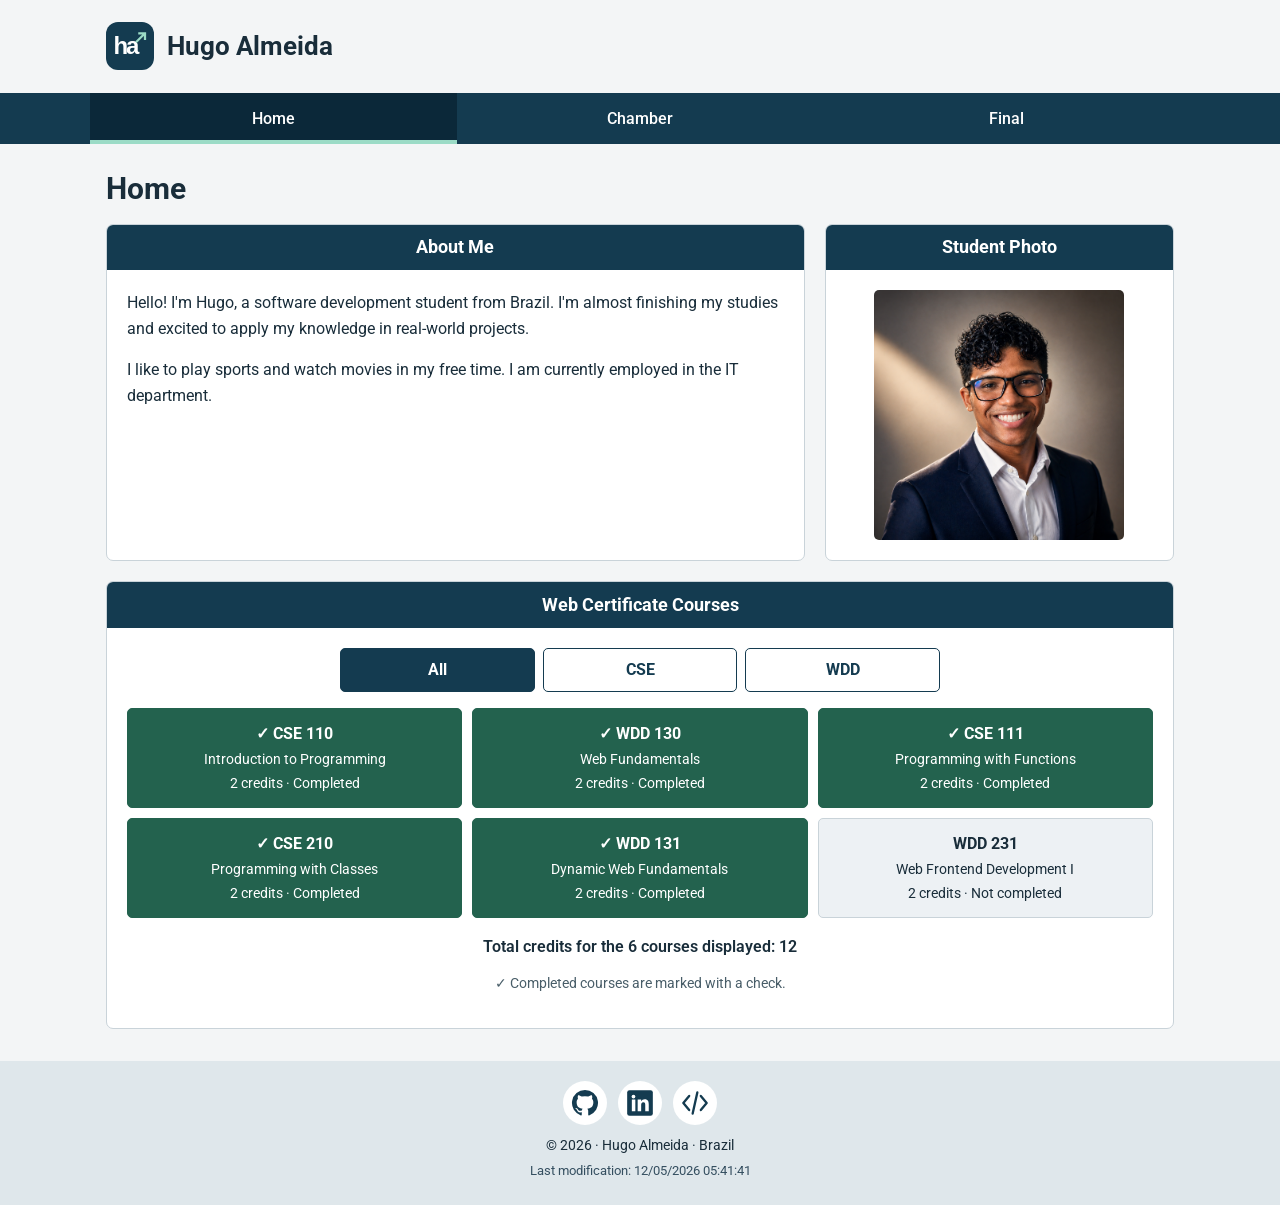
<file: index.html>
<!DOCTYPE html>
<html lang="en">
<head>
  <meta charset="UTF-8">
  <meta name="viewport" content="width=device-width, initial-scale=1.0">
  <title>Hugo Almeida | WDD 231 Home</title>
  <meta name="description" content="Hugo Almeida's WDD 231 home page: an introduction, web development projects, and Web and Computer Programming certificate courses.">
  <meta name="author" content="Hugo Almeida">
  <link rel="preconnect" href="https://fonts.googleapis.com">
  <link rel="preconnect" href="https://fonts.gstatic.com" crossorigin>
  <link href="https://fonts.googleapis.com/css2?family=Roboto:wght@400;500;600;700&display=swap" rel="stylesheet">
  <link rel="stylesheet" href="styles/small.css">
  <link rel="stylesheet" href="styles/larger.css">
  <link rel="icon" href="images/favicon.svg" type="image/svg+xml">
  <script src="scripts/navigation.js" defer></script>
  <script src="scripts/date.js" defer></script>
  <script src="scripts/course.js" defer></script>
</head>
<body>
  <a class="skip-link" href="#main">Skip to main content</a>
  <header class="site-header">
    <a class="brand" href="index.html" aria-label="Hugo Almeida home">
      <img src="images/logo.svg" alt="" width="48" height="48">
      <span>Hugo Almeida</span>
    </a>
    <button class="menu-toggle" type="button" aria-controls="primary-navigation" aria-expanded="false" aria-label="Open navigation">
      <span class="menu-icon" aria-hidden="true">☰</span>
    </button>
  </header>
  <nav id="primary-navigation" class="navigation" aria-label="Main navigation">
    <div class="nav-links">
      <a href="index.html" aria-current="page">Home</a>
      <a href="chamber/directory.html">Chamber</a>
      <a href="#">Final</a>
    </div>
  </nav>
  <main id="main">
    <h1>Home</h1>
    <div class="intro-grid">
      <section class="panel about">
        <h2>About Me</h2>
        <div class="panel-body">
          <p>Hello! I'm Hugo, a software development student from Brazil. I'm almost finishing my studies and excited to apply my knowledge in real-world projects.</p>
          <p>I like to play sports and watch movies in my free time. I am currently employed in the IT department.</p>
        </div>
      </section>
      <section class="panel photo-panel">
        <h2>Student Photo</h2>
        <div class="panel-body">
          <!-- Replace this illustration with your own optimized photo (125 kB maximum), then update the alt text. -->
          <img class="student-photo" src="images/hugo-profile.png" alt="Profile illustration; student photo to be added" width="320" height="320">
        </div>
      </section>
    </div>
    <section class="panel certificate">
      <h2>Web Certificate Courses</h2>
      <div class="panel-body">
        <div class="course-filters" role="group" aria-label="Filter certificate courses">
          <button type="button" data-filter="all" aria-pressed="true">All</button>
          <button type="button" data-filter="CSE" aria-pressed="false">CSE</button>
          <button type="button" data-filter="WDD" aria-pressed="false">WDD</button>
        </div>
        <div id="course-list" class="course-grid"></div>
        <p id="course-summary" class="course-summary" role="status" aria-live="polite" aria-atomic="true"></p>
        <p class="course-legend"><span aria-hidden="true">✓</span> Completed courses are marked with a check.</p>
        <noscript><p>Enable JavaScript to view and filter the certificate courses.</p></noscript>
      </div>
    </section>
  </main>
  <footer>
    <div class="social-links">
      <a href="https://github.com/hugolalmeida/wdd231" aria-label="Hugo Almeida's GitHub repository"><img src="images/github.svg" alt="" width="28" height="28"></a>
      <!-- Replace this URL with your personal LinkedIn profile. -->
      <a href="https://www.linkedin.com/" aria-label="LinkedIn"><img src="images/linkedin.svg" alt="" width="28" height="28"></a>
      <a href="https://www.linkedin.com/in/hugollalmeida/" aria-label="freeCodeCamp"><img src="images/code.svg" alt="" width="28" height="28"></a>
    </div>
    <p>© <span id="currentyear"></span> · Hugo Almeida · Brazil</p>
    <p id="lastModified"></p>
  </footer>
</body>
</html>
</file>
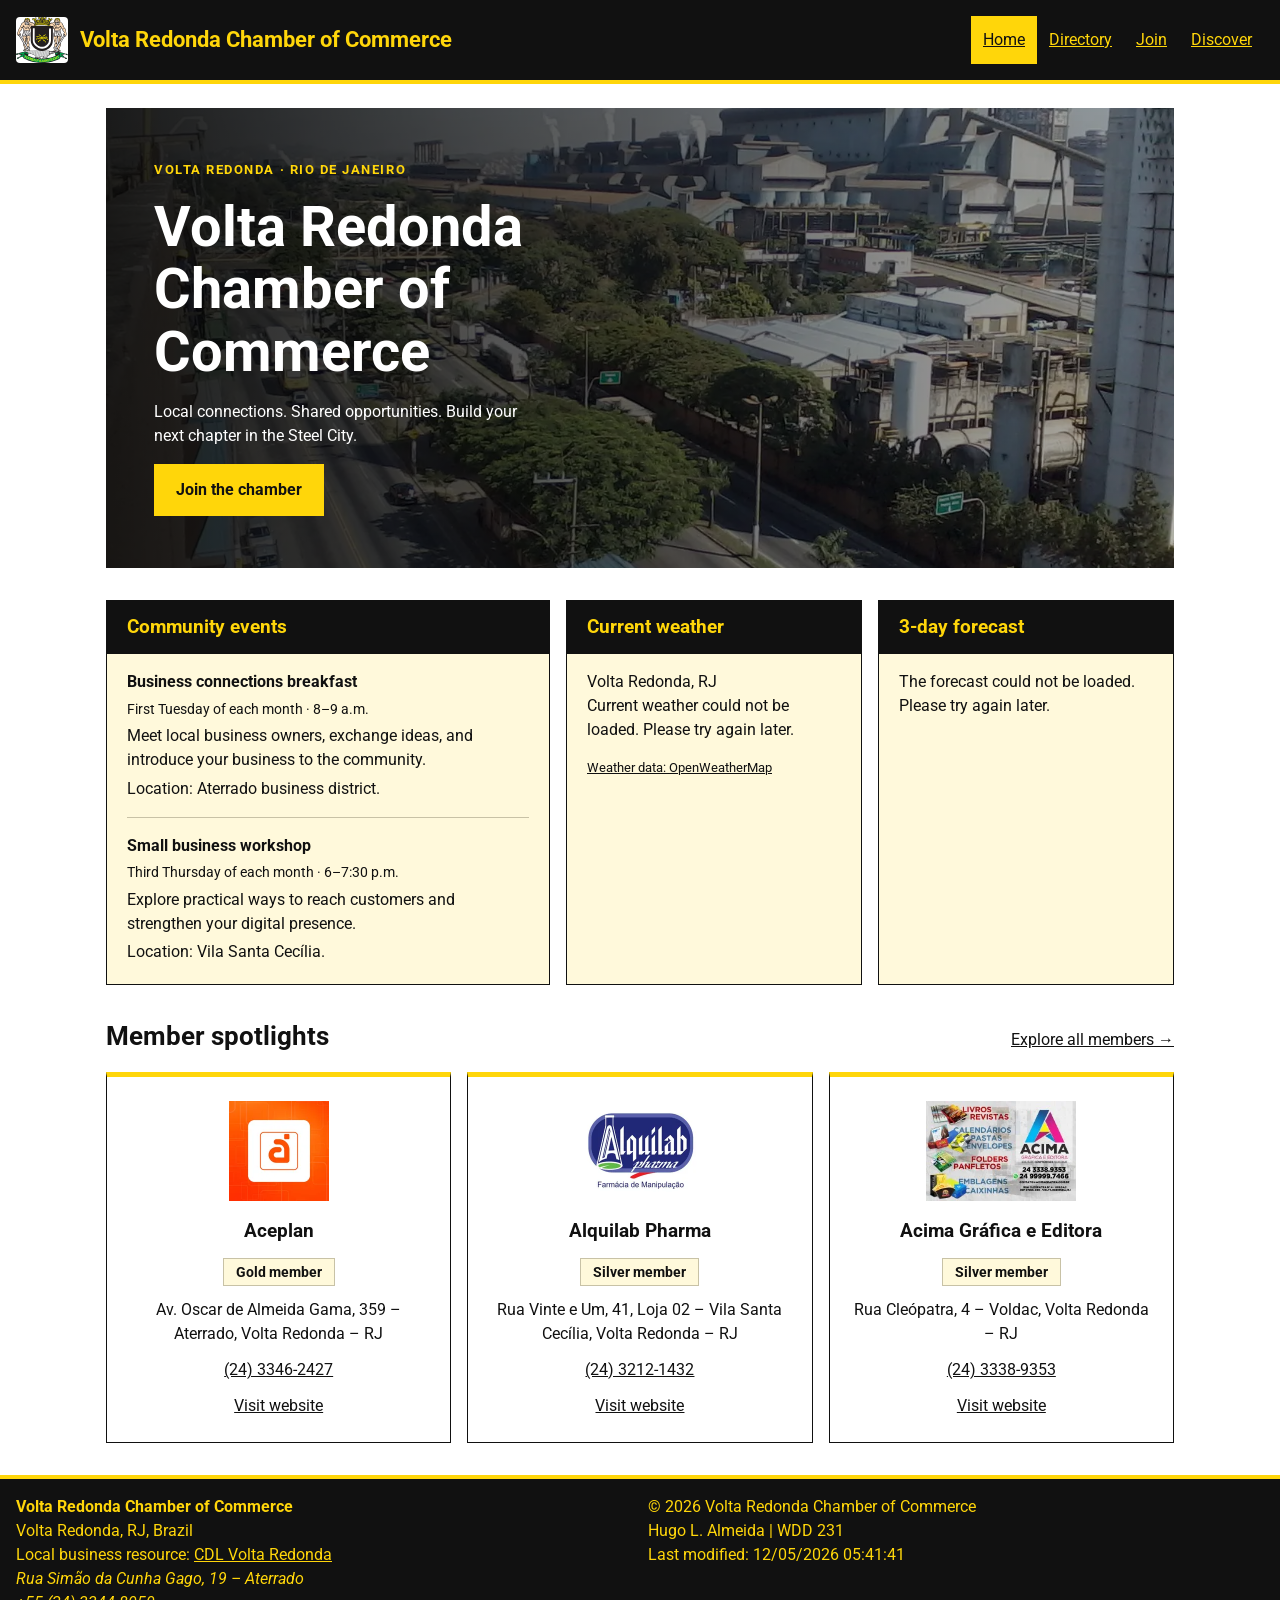
<file: chamber/index.html>
<!DOCTYPE html>
<html lang="en">
<head>
    <meta charset="UTF-8">
    <meta name="viewport" content="width=device-width, initial-scale=1.0">
    <title>Home | Volta Redonda Chamber of Commerce</title>
    <meta name="description" content="Grow your business in Volta Redonda. Connect with chamber members, explore community events, and check the latest weather in the Steel City.">
    <meta name="author" content="Hugo Almeida">
    <meta property="og:title" content="Home | Volta Redonda Chamber of Commerce">
    <meta property="og:description" content="Local connections. Shared opportunities. Discover businesses and community events in Volta Redonda, Brazil.">
    <meta property="og:type" content="website">
    <meta property="og:image" content="https://hugolalmeida.github.io/wdd231/chamber/images/chamber-social.png">
    <meta property="og:url" content="https://hugolalmeida.github.io/wdd231/chamber/">
    <link rel="icon" href="images/favicon.svg" type="image/svg+xml">
    <link rel="preconnect" href="https://fonts.googleapis.com">
    <link rel="preconnect" href="https://fonts.gstatic.com" crossorigin>
    <link rel="stylesheet" href="styles/reset.css">
    <link href="https://fonts.googleapis.com/css2?family=Roboto:wght@400;700&amp;display=swap" rel="stylesheet">
    <link rel="stylesheet" href="styles/small.css">
    <link rel="stylesheet" href="styles/larger.css">
    <link rel="stylesheet" href="styles/home.css">
    <script src="scripts/site.js" defer></script>
    <script src="scripts/weather-config.js" defer></script>
    <script src="scripts/weather.js" defer></script>
    <script src="scripts/home.js" defer></script>
</head>
<body>
    <a class="skip-link" href="#main">Skip to main content</a>
    <header class="site-header">
        <a class="brand" href="index.html"><img src="images/volta-redonda-coat-of-arms.svg" width="52" height="46" alt=""><span>Volta Redonda Chamber of Commerce</span></a>
        <button class="menu-toggle" type="button" aria-controls="primary-navigation" aria-expanded="false">Menu</button>
        <nav id="primary-navigation" class="navigation" aria-label="Main navigation">
            <ul>
                <li><a href="index.html" aria-current="page">Home</a></li>
                <li><a href="directory.html">Directory</a></li>
                <li><a href="join.html">Join</a></li>
                <li><a href="discover.html">Discover</a></li>
            </ul>
        </nav>
    </header>
    <main id="main" class="home-main">
        <section class="hero" aria-labelledby="home-heading">
            <picture>
                <source media="(max-width: 600px)" srcset="images/volta-redonda-hero-small.webp">
                <img src="images/volta-redonda-hero.webp" width="1400" height="1050" alt="Panoramic view of central Volta Redonda, with buildings, green hills and the steelworks" fetchpriority="high">
            </picture>
            <div class="hero-content">
                <p class="eyebrow">Volta Redonda · Rio de Janeiro</p>
                <h1 id="home-heading">Volta Redonda Chamber of Commerce</h1>
                <p>Local connections. Shared opportunities. Build your next chapter in the Steel City.</p>
                <a class="button-link" href="join.html">Join the chamber</a>
            </div>
        </section>

        <div class="home-summary">
            <section class="info-panel" aria-labelledby="events-heading">
                <h2 id="events-heading">Community events</h2>
                <article class="event">
                    <h3>Business connections breakfast</h3>
                    <p class="event-schedule">First Tuesday of each month · 8–9 a.m.</p>
                    <p>Meet local business owners, exchange ideas, and introduce your business to the community.</p>
                    <p>Location: Aterrado business district.</p>
                </article>
                <article class="event">
                    <h3>Small business workshop</h3>
                    <p class="event-schedule">Third Thursday of each month · 6–7:30 p.m.</p>
                    <p>Explore practical ways to reach customers and strengthen your digital presence.</p>
                    <p>Location: Vila Santa Cecília.</p>
                </article>
            </section>
            <section class="info-panel" aria-labelledby="weather-heading">
                <h2 id="weather-heading">Current weather</h2>
                <p>Volta Redonda, RJ</p>
                <p id="weather-status" role="status">Loading current weather…</p>
                <div id="current-weather" hidden>
                    <p class="temperature" id="temperature"></p>
                    <p id="weather-description"></p>
                    <p id="humidity"></p>
                </div>
                <a class="weather-source" href="https://openweathermap.org/">Weather data: OpenWeatherMap</a>
            </section>
            <section class="info-panel" aria-labelledby="forecast-heading">
                <h2 id="forecast-heading">3-day forecast</h2>
                <p id="forecast-status" role="status">Loading forecast…</p>
                <ul id="forecast" class="forecast-list"></ul>
                <p id="forecast-note" class="section-note" hidden>Temperature near noon (°C), for the next three days. Volta Redonda local time.</p>
            </section>
        </div>

        <section aria-labelledby="spotlights-heading">
            <div class="spotlight-heading">
                <h2 id="spotlights-heading">Member spotlights</h2>
                <a href="directory.html">Explore all members →</a>
            </div>
            <p id="spotlight-status" role="status">Loading member spotlights…</p>
            <div id="spotlights" class="spotlights"></div>
        </section>
        <noscript><p>Enable JavaScript to load live weather and member spotlights. You can still browse our community events and navigation links.</p></noscript>
    </main>
    <footer class="site-footer">
        <div>
            <p><strong>Volta Redonda Chamber of Commerce</strong></p>
            <p>Volta Redonda, RJ, Brazil</p>
            <p>Local business resource: <a href="https://www.cdlvr.org.br/fale-conosco">CDL Volta Redonda</a></p>
            <address>Rua Simão da Cunha Gago, 19 – Aterrado<br><a href="tel:+552433448050">+55&nbsp;(24)&nbsp;3344&#8209;8050</a></address>
        </div>
        <div>
            <p>&copy; <span id="currentyear"></span> Volta Redonda Chamber of Commerce</p>
            <p>Hugo L. Almeida | WDD 231</p>
            <p>Last modified: <span id="lastmodified"></span></p>
        </div>
    </footer>
</body>
</html>
</file>
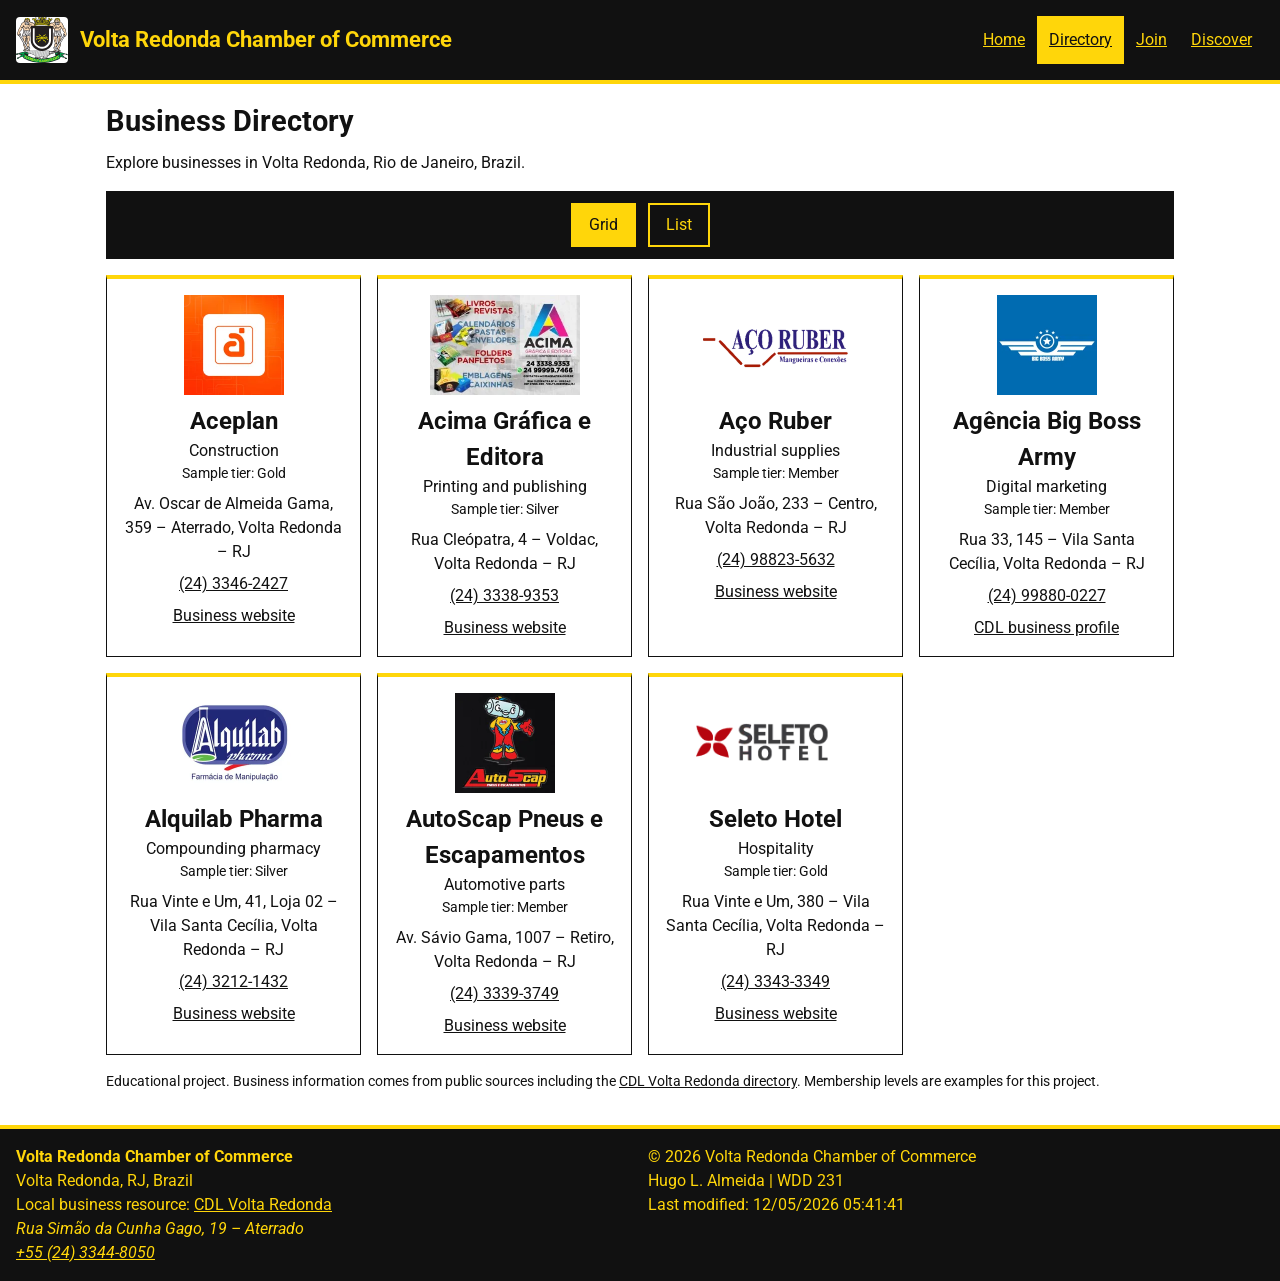
<file: chamber/directory.html>
<!DOCTYPE html>
<html lang="en">
<head>
    <meta charset="UTF-8">
    <meta name="viewport" content="width=device-width, initial-scale=1.0">
    <title>Business Directory | Volta Redonda Chamber of Commerce</title>
    <meta name="description" content="Explore businesses in Volta Redonda, Rio de Janeiro, through our Chamber of Commerce member directory.">
    <meta name="author" content="Hugo Almeida">
    <meta property="og:title" content="Business Directory | Volta Redonda Chamber of Commerce">
    <meta property="og:description" content="Connect with businesses in Volta Redonda, RJ, through our Chamber of Commerce directory.">
    <meta property="og:type" content="website">
    <meta property="og:image" content="https://hugolalmeida.github.io/wdd231/chamber/images/chamber-social.png">
    <meta property="og:url" content="https://hugolalmeida.github.io/wdd231/chamber/directory.html">
    <link rel="icon" href="images/favicon.svg" type="image/svg+xml">
    <link rel="preconnect" href="https://fonts.googleapis.com">
    <link rel="preconnect" href="https://fonts.gstatic.com" crossorigin>
    <link rel="stylesheet" href="styles/reset.css">
    <link href="https://fonts.googleapis.com/css2?family=Roboto:wght@400;700&amp;display=swap" rel="stylesheet">
    <link rel="stylesheet" href="styles/small.css">
    <link rel="stylesheet" href="styles/larger.css">
    <script src="scripts/site.js" defer></script>
    <script src="scripts/directory.js" defer></script>
</head>
<body>
    <a class="skip-link" href="#main">Skip to main content</a>
    <header class="site-header">
        <a class="brand" href="index.html"><img src="images/volta-redonda-coat-of-arms.svg" width="52" height="46" alt=""><span>Volta Redonda Chamber of Commerce</span></a>
        <button class="menu-toggle" type="button" aria-controls="primary-navigation" aria-expanded="false">Menu</button>
        <nav id="primary-navigation" class="navigation" aria-label="Main navigation">
            <ul>
                <li><a href="index.html">Home</a></li>
                <li><a href="directory.html" aria-current="page">Directory</a></li>
                <li><a href="join.html">Join</a></li>
                <li><a href="discover.html">Discover</a></li>
            </ul>
        </nav>
    </header>
    <main id="main">
        <h1>Business Directory</h1>
        <p>Explore businesses in Volta Redonda, Rio de Janeiro, Brazil.</p>
        <div class="menu" role="group" aria-label="Directory view">
            <button id="grid" type="button" aria-pressed="true">Grid</button>
            <button id="list" type="button" aria-pressed="false">List</button>
        </div>
        <p id="directory-status" role="status"></p>
        <div id="directory" class="grid"></div>
        <noscript><p>Enable JavaScript to view the directory.</p></noscript>
        <p class="directory-source">Educational project. Business information comes from public sources including the <a href="https://www.cdlvr.org.br/guia-associados">CDL Volta Redonda directory</a>. Membership levels are examples for this project.</p>
    </main>
    <footer class="site-footer">
        <div>
            <p><strong>Volta Redonda Chamber of Commerce</strong></p>
            <p>Volta Redonda, RJ, Brazil</p>
            <p>Local business resource: <a href="https://www.cdlvr.org.br/fale-conosco">CDL Volta Redonda</a></p>
            <address>Rua Simão da Cunha Gago, 19 – Aterrado<br><a href="tel:+552433448050">+55&nbsp;(24)&nbsp;3344&#8209;8050</a></address>
        </div>
        <div>
            <p>&copy; <span id="currentyear"></span> Volta Redonda Chamber of Commerce</p>
            <p>Hugo L. Almeida | WDD 231</p>
            <p>Last modified: <span id="lastmodified"></span></p>
        </div>
    </footer>
</body>
</html>
</file>
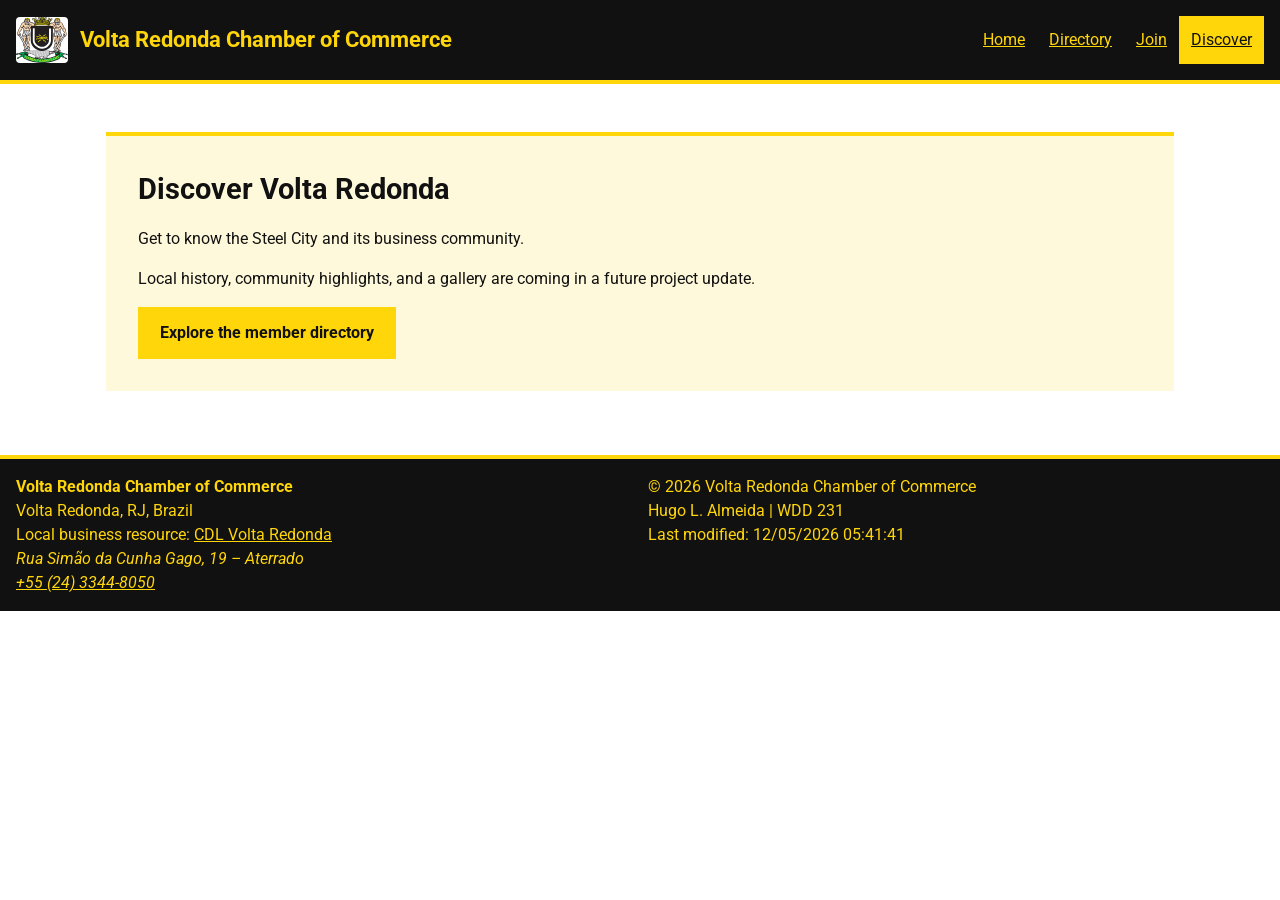
<file: chamber/discover.html>
<!DOCTYPE html>
<html lang="en">
<head>
    <meta charset="UTF-8">
    <meta name="viewport" content="width=device-width, initial-scale=1.0">
    <title>Discover Volta Redonda | Volta Redonda Chamber of Commerce</title>
    <meta name="description" content="Discover Volta Redonda and connect with the business community in Volta Redonda, Brazil.">
    <meta name="author" content="Hugo Almeida">
    <meta property="og:title" content="Discover Volta Redonda | Volta Redonda Chamber of Commerce">
    <meta property="og:description" content="Discover Volta Redonda in Volta Redonda, Brazil.">
    <meta property="og:type" content="website">
    <meta property="og:image" content="https://hugolalmeida.github.io/wdd231/chamber/images/chamber-social.png">
    <meta property="og:url" content="https://hugolalmeida.github.io/wdd231/chamber/discover.html">
    <link rel="icon" href="images/favicon.svg" type="image/svg+xml">
    <link rel="preconnect" href="https://fonts.googleapis.com">
    <link rel="preconnect" href="https://fonts.gstatic.com" crossorigin>
    <link rel="stylesheet" href="styles/reset.css">
    <link href="https://fonts.googleapis.com/css2?family=Roboto:wght@400;700&amp;display=swap" rel="stylesheet">
    <link rel="stylesheet" href="styles/small.css">
    <link rel="stylesheet" href="styles/larger.css">
    <script src="scripts/site.js" defer></script>
    <link rel="stylesheet" href="styles/home.css">
</head>
<body>
    <a class="skip-link" href="#main">Skip to main content</a>
    <header class="site-header">
        <a class="brand" href="index.html"><img src="images/volta-redonda-coat-of-arms.svg" width="52" height="46" alt=""><span>Volta Redonda Chamber of Commerce</span></a>
        <button class="menu-toggle" type="button" aria-controls="primary-navigation" aria-expanded="false">Menu</button>
        <nav id="primary-navigation" class="navigation" aria-label="Main navigation">
            <ul>
                <li><a href="index.html">Home</a></li>
                <li><a href="directory.html">Directory</a></li>
                <li><a href="join.html">Join</a></li>
                <li><a href="discover.html" aria-current="page">Discover</a></li>
            </ul>
        </nav>
    </header>
    <main id="main"><section class="coming-soon"><h1>Discover Volta Redonda</h1><p>Get to know the Steel City and its business community.</p><p>Local history, community highlights, and a gallery are coming in a future project update.</p><a class="button-link" href="directory.html">Explore the member directory</a></section></main>
    <footer class="site-footer">
        <div>
            <p><strong>Volta Redonda Chamber of Commerce</strong></p>
            <p>Volta Redonda, RJ, Brazil</p>
            <p>Local business resource: <a href="https://www.cdlvr.org.br/fale-conosco">CDL Volta Redonda</a></p>
            <address>Rua Simão da Cunha Gago, 19 – Aterrado<br><a href="tel:+552433448050">+55&nbsp;(24)&nbsp;3344&#8209;8050</a></address>
        </div>
        <div>
            <p>&copy; <span id="currentyear"></span> Volta Redonda Chamber of Commerce</p>
            <p>Hugo L. Almeida | WDD 231</p>
            <p>Last modified: <span id="lastmodified"></span></p>
        </div>
    </footer>
</body>
</html>
</file>
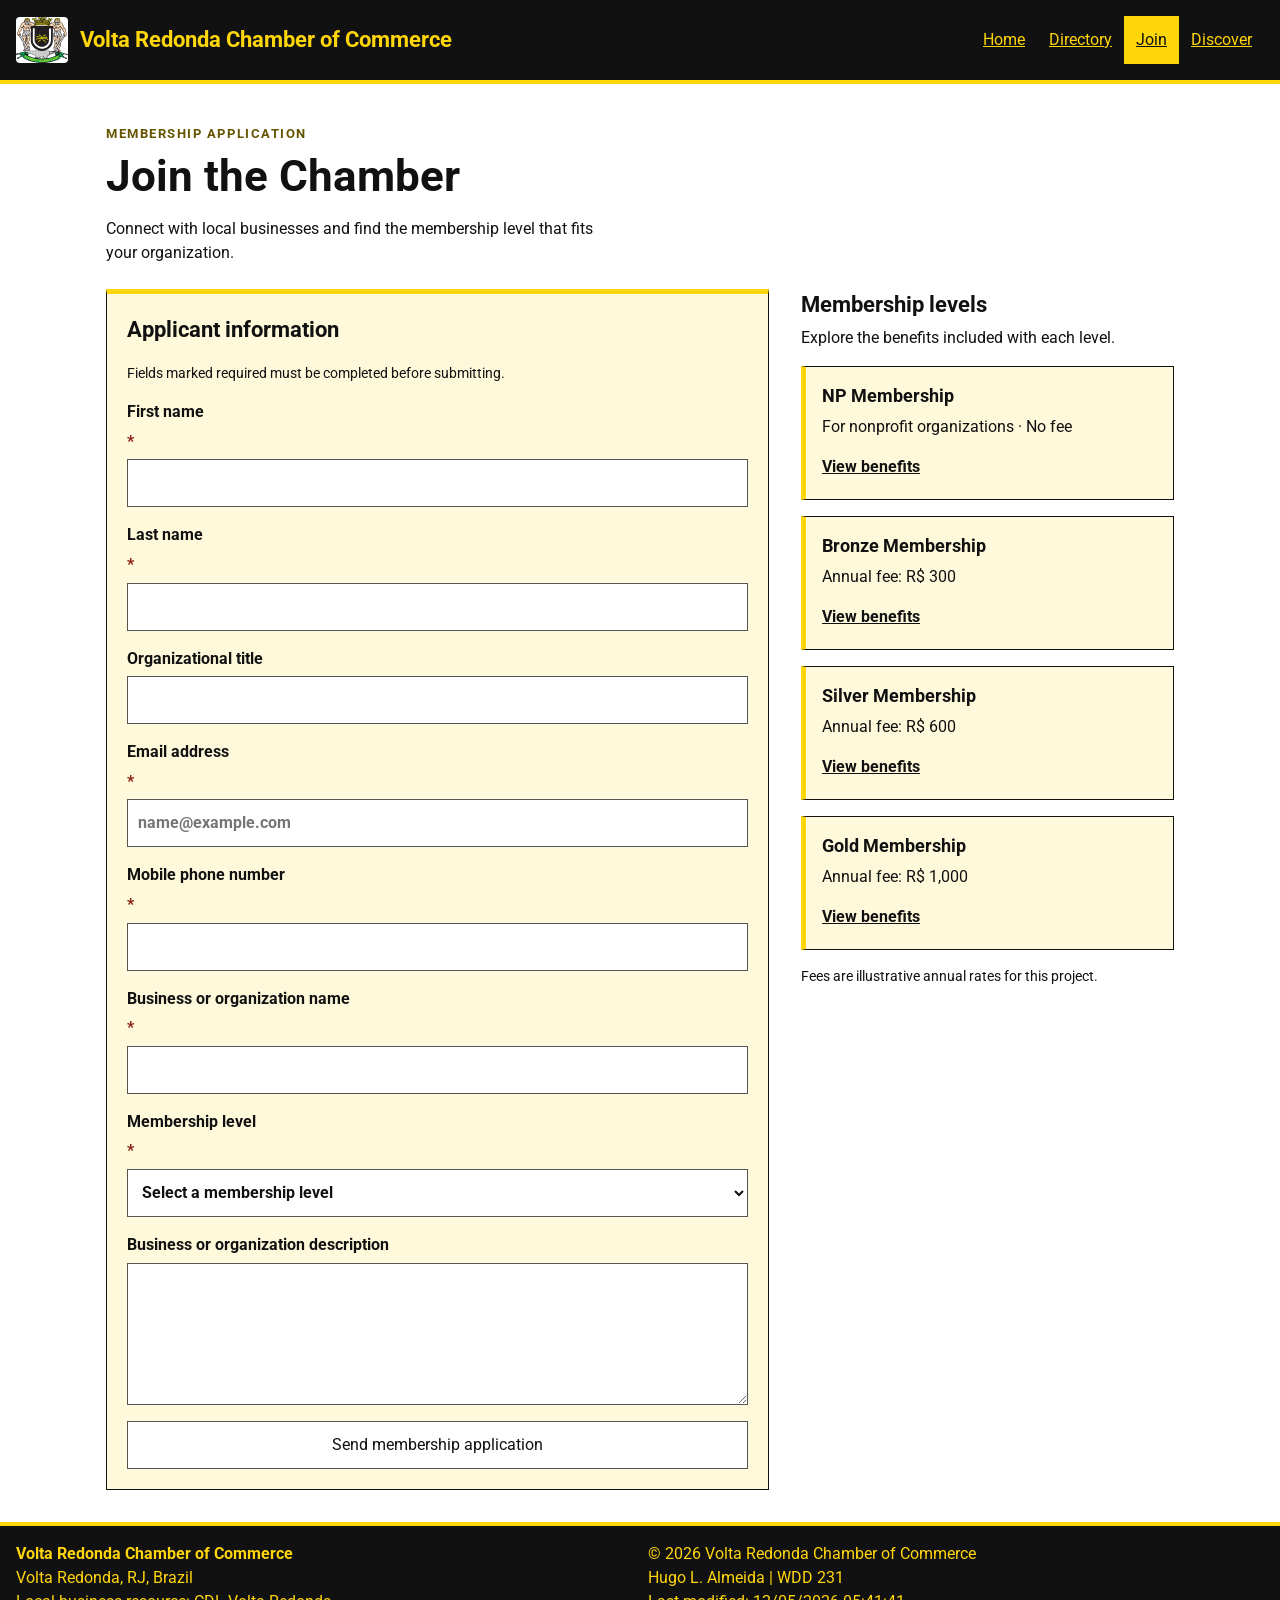
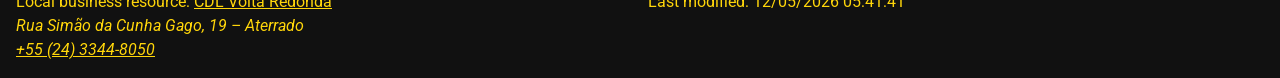
<file: chamber/join.html>
<!DOCTYPE html>
<html lang="en">
<head>
    <meta charset="UTF-8">
    <meta name="viewport" content="width=device-width, initial-scale=1.0">
    <title>Join the Chamber | Volta Redonda Chamber of Commerce</title>
    <meta name="description" content="Join the Chamber and connect with the business community in Volta Redonda, Brazil.">
    <meta name="author" content="Hugo Almeida">
    <meta property="og:title" content="Join the Chamber | Volta Redonda Chamber of Commerce">
    <meta property="og:description" content="Apply to the Volta Redonda Chamber of Commerce and connect your organization with local businesses, events, and resources.">
    <meta property="og:type" content="website">
    <meta property="og:image" content="https://hugolalmeida.github.io/wdd231/chamber/images/chamber-social.png">
    <meta property="og:url" content="https://hugolalmeida.github.io/wdd231/chamber/join.html">
    <link rel="icon" href="images/favicon.svg" type="image/svg+xml">
    <link rel="preconnect" href="https://fonts.googleapis.com">
    <link rel="preconnect" href="https://fonts.gstatic.com" crossorigin>
    <link rel="stylesheet" href="styles/reset.css">
    <link href="https://fonts.googleapis.com/css2?family=Roboto:wght@400;700&amp;display=swap" rel="stylesheet">
    <link rel="stylesheet" href="styles/small.css">
    <link rel="stylesheet" href="styles/larger.css">
    <link rel="stylesheet" href="styles/join.css">
    <script src="scripts/site.js" defer></script>
    <script src="scripts/join.js" defer></script>
</head>
<body>
    <a class="skip-link" href="#main">Skip to main content</a>
    <header class="site-header">
        <a class="brand" href="index.html"><img src="images/volta-redonda-coat-of-arms.svg" width="52" height="46" alt=""><span>Volta Redonda Chamber of Commerce</span></a>
        <button class="menu-toggle" type="button" aria-controls="primary-navigation" aria-expanded="false">Menu</button>
        <nav id="primary-navigation" class="navigation" aria-label="Main navigation">
            <ul>
                <li><a href="index.html">Home</a></li>
                <li><a href="directory.html">Directory</a></li>
                <li><a href="join.html" aria-current="page">Join</a></li>
                <li><a href="discover.html">Discover</a></li>
            </ul>
        </nav>
    </header>
    <main id="main">
        <div class="join-heading">
            <p class="eyebrow">Membership application</p>
            <h1>Join the Chamber</h1>
            <p>Connect with local businesses and find the membership level that fits your organization.</p>
        </div>
        <div class="join-layout">
            <form class="application-form" action="thankyou.html" method="get">
                <h2>Applicant information</h2>
                <p class="form-instructions">Fields marked required must be completed before submitting.</p>
                <label>
                    First name <span aria-hidden="true">*</span>
                    <input type="text" name="firstName" title="Enter your first name." autocomplete="given-name" required>
                </label>
                <label>
                    Last name <span aria-hidden="true">*</span>
                    <input type="text" name="lastName" title="Enter your last name." autocomplete="family-name" required>
                </label>
                <label>
                    Organizational title
                    <input type="text" name="organizationTitle" title="Use at least seven letters, spaces, or hyphens." autocomplete="organization-title" pattern="([A-Za-z]|-| ){7,}">
                </label>
                <label>
                    Email address <span aria-hidden="true">*</span>
                    <input type="email" name="email" title="Enter your business email address." autocomplete="email" placeholder="name@example.com" required>
                </label>
                <label>
                    Mobile phone number <span aria-hidden="true">*</span>
                    <input type="tel" name="phone" title="Enter a mobile phone number where we can reach you." autocomplete="tel" required>
                </label>
                <label>
                    Business or organization name <span aria-hidden="true">*</span>
                    <input type="text" name="organization" title="Enter your business or organization name." autocomplete="organization" required>
                </label>
                <label>
                    Membership level <span aria-hidden="true">*</span>
                    <select name="membership" title="Choose a membership level." required>
                        <option value="">Select a membership level</option>
                        <option value="np">NP Membership — no fee</option>
                        <option value="bronze">Bronze Membership</option>
                        <option value="silver">Silver Membership</option>
                        <option value="gold">Gold Membership</option>
                    </select>
                </label>
                <label>
                    Business or organization description
                    <textarea name="description" title="Describe your business or organization." rows="5"></textarea>
                </label>
                <input type="hidden" name="timestamp" id="timestamp">
                <input class="submit-button" type="submit" value="Send membership application">
            </form>

            <section class="membership-options" aria-labelledby="membership-heading">
                <h2 id="membership-heading">Membership levels</h2>
                <p>Explore the benefits included with each level.</p>
                <div class="membership-cards">
                    <article class="membership-card">
                        <h3>NP Membership</h3>
                        <p>For nonprofit organizations · No fee</p>
                        <a href="#np-details" aria-haspopup="dialog">View benefits</a>
                    </article>
                    <article class="membership-card">
                        <h3>Bronze Membership</h3>
                        <p>Annual fee: R$ 300</p>
                        <a href="#bronze-details" aria-haspopup="dialog">View benefits</a>
                    </article>
                    <article class="membership-card">
                        <h3>Silver Membership</h3>
                        <p>Annual fee: R$ 600</p>
                        <a href="#silver-details" aria-haspopup="dialog">View benefits</a>
                    </article>
                    <article class="membership-card">
                        <h3>Gold Membership</h3>
                        <p>Annual fee: R$ 1,000</p>
                        <a href="#gold-details" aria-haspopup="dialog">View benefits</a>
                    </article>
                </div>
                <p class="membership-note">Fees are illustrative annual rates for this project.</p>
            </section>
        </div>

        <dialog class="membership-dialog" id="np-details" aria-labelledby="np-title">
            <div class="dialog-content">
                <h2 id="np-title">NP Membership benefits</h2>
                <p>No membership fee for qualifying nonprofit organizations.</p>
                <ul>
                    <li>Access to member networking events</li>
                    <li>Nonprofit training and resource sessions</li>
                    <li>Organization listing in the member directory</li>
                </ul>
                <button class="dialog-close" type="button">Close</button>
            </div>
        </dialog>
        <dialog class="membership-dialog" id="bronze-details" aria-labelledby="bronze-title">
            <div class="dialog-content">
                <h2 id="bronze-title">Bronze Membership benefits</h2>
                <p>Annual fee: R$ 300.</p>
                <ul>
                    <li>All NP-level directory and networking benefits</li>
                    <li>Discounted admission to chamber events</li>
                    <li>Access to introductory business workshops</li>
                </ul>
                <button class="dialog-close" type="button">Close</button>
            </div>
        </dialog>
        <dialog class="membership-dialog" id="silver-details" aria-labelledby="silver-title">
            <div class="dialog-content">
                <h2 id="silver-title">Silver Membership benefits</h2>
                <p>Annual fee: R$ 600.</p>
                <ul>
                    <li>All Bronze-level benefits</li>
                    <li>Priority discounts on chamber training</li>
                    <li>One business spotlight on the chamber website each year</li>
                </ul>
                <button class="dialog-close" type="button">Close</button>
            </div>
        </dialog>
        <dialog class="membership-dialog" id="gold-details" aria-labelledby="gold-title">
            <div class="dialog-content">
                <h2 id="gold-title">Gold Membership benefits</h2>
                <p>Annual fee: R$ 1,000.</p>
                <ul>
                    <li>All Silver-level benefits</li>
                    <li>Featured placement in a chamber website spotlight</li>
                    <li>Invitations to exclusive networking and leadership events</li>
                    <li>Additional discounts on event sponsorships</li>
                </ul>
                <button class="dialog-close" type="button">Close</button>
            </div>
        </dialog>
    </main>
    <footer class="site-footer">
        <div>
            <p><strong>Volta Redonda Chamber of Commerce</strong></p>
            <p>Volta Redonda, RJ, Brazil</p>
            <p>Local business resource: <a href="https://www.cdlvr.org.br/fale-conosco">CDL Volta Redonda</a></p>
            <address>Rua Simão da Cunha Gago, 19 – Aterrado<br><a href="tel:+552433448050">+55&nbsp;(24)&nbsp;3344&#8209;8050</a></address>
        </div>
        <div>
            <p>&copy; <span id="currentyear"></span> Volta Redonda Chamber of Commerce</p>
            <p>Hugo L. Almeida | WDD 231</p>
            <p>Last modified: <span id="lastmodified"></span></p>
        </div>
    </footer>
</body>
</html>
</file>
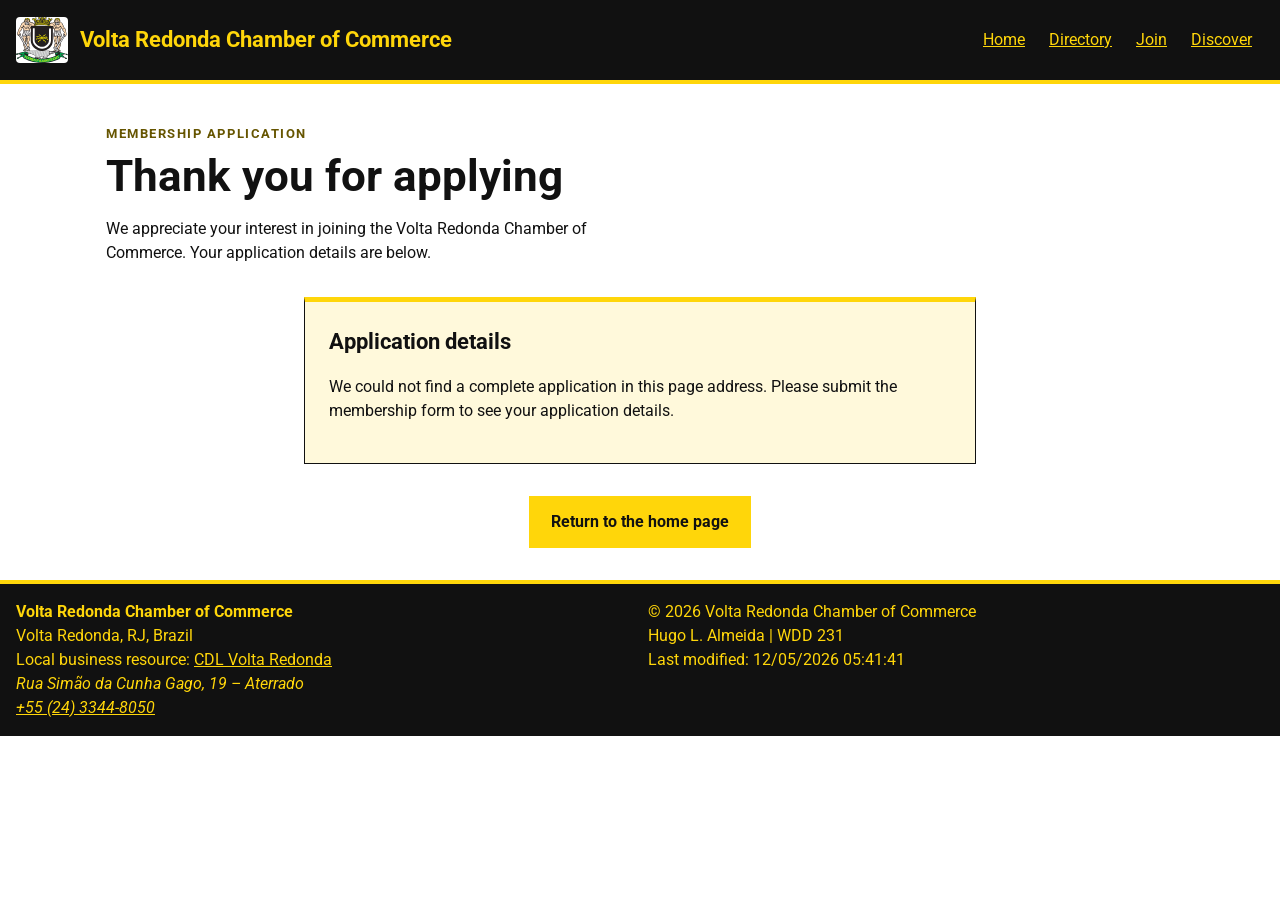
<file: chamber/thankyou.html>
<!DOCTYPE html>
<html lang="en">
<head>
    <meta charset="UTF-8">
    <meta name="viewport" content="width=device-width, initial-scale=1.0">
    <title>Thank You | Volta Redonda Chamber of Commerce</title>
    <meta name="description" content="Thank you for applying to join the Volta Redonda Chamber of Commerce.">
    <meta name="author" content="Hugo Almeida">
    <meta property="og:title" content="Thank You | Volta Redonda Chamber of Commerce">
    <meta property="og:description" content="Your chamber membership application has been received.">
    <meta property="og:type" content="website">
    <meta property="og:image" content="https://hugolalmeida.github.io/wdd231/chamber/images/chamber-social.png">
    <meta property="og:url" content="https://hugolalmeida.github.io/wdd231/chamber/thankyou.html">
    <link rel="icon" href="images/favicon.svg" type="image/svg+xml">
    <link rel="preconnect" href="https://fonts.googleapis.com">
    <link rel="preconnect" href="https://fonts.gstatic.com" crossorigin>
    <link rel="stylesheet" href="styles/reset.css">
    <link href="https://fonts.googleapis.com/css2?family=Roboto:wght@400;700&amp;display=swap" rel="stylesheet">
    <link rel="stylesheet" href="styles/small.css">
    <link rel="stylesheet" href="styles/larger.css">
    <link rel="stylesheet" href="styles/join.css">
    <script src="scripts/site.js" defer></script>
    <script src="scripts/thankyou.js" defer></script>
</head>
<body>
    <a class="skip-link" href="#main">Skip to main content</a>
    <header class="site-header">
        <a class="brand" href="index.html"><img src="images/volta-redonda-coat-of-arms.svg" width="52" height="46" alt=""><span>Volta Redonda Chamber of Commerce</span></a>
        <button class="menu-toggle" type="button" aria-controls="primary-navigation" aria-expanded="false">Menu</button>
        <nav id="primary-navigation" class="navigation" aria-label="Main navigation">
            <ul>
                <li><a href="index.html">Home</a></li>
                <li><a href="directory.html">Directory</a></li>
                <li><a href="join.html">Join</a></li>
                <li><a href="discover.html">Discover</a></li>
            </ul>
        </nav>
    </header>
    <main id="main">
        <section class="join-heading">
            <p class="eyebrow">Membership application</p>
            <h1>Thank you for applying</h1>
            <p>We appreciate your interest in joining the Volta Redonda Chamber of Commerce. Your application details are below.</p>
        </section>
        <section class="submission-summary" aria-labelledby="submission-heading">
            <h2 id="submission-heading">Application details</h2>
            <p id="submission-message" class="submission-message" role="status" hidden></p>
            <dl id="submission-details" class="submission-details"></dl>
        </section>
        <a class="button-link" href="index.html">Return to the home page</a>
    </main>
    <footer class="site-footer">
        <div>
            <p><strong>Volta Redonda Chamber of Commerce</strong></p>
            <p>Volta Redonda, RJ, Brazil</p>
            <p>Local business resource: <a href="https://www.cdlvr.org.br/fale-conosco">CDL Volta Redonda</a></p>
            <address>Rua Simão da Cunha Gago, 19 – Aterrado<br><a href="tel:+552433448050">+55&nbsp;(24)&nbsp;3344&#8209;8050</a></address>
        </div>
        <div>
            <p>&copy; <span id="currentyear"></span> Volta Redonda Chamber of Commerce</p>
            <p>Hugo L. Almeida | WDD 231</p>
            <p>Last modified: <span id="lastmodified"></span></p>
        </div>
    </footer>
</body>
</html>
</file>
<file: styles/small.css>
:root {
  --ink: #192d3a;
  --navy: #143b50;
  --accent: #23624e;
  --paper: #ffffff;
  --background: #f3f5f6;
  --border: #c9d3d9;
}

* { box-sizing: border-box; }
body { margin: 0; background: var(--background); color: var(--ink); font-family: "Roboto", sans-serif; line-height: 1.6; }
button, a { -webkit-tap-highlight-color: transparent; }
button { font: inherit; cursor: pointer; }
a { color: inherit; }
:focus-visible { outline: 3px solid #b15b00; outline-offset: 4px; }
.skip-link { position: absolute; left: 1rem; top: -5rem; z-index: 10; padding: .65rem 1rem; background: var(--paper); }
.skip-link:focus { top: .5rem; }
.site-header { max-width: 1100px; margin-inline: auto; padding: 1rem; display: flex; align-items: center; justify-content: space-between; gap: 1rem; }
.brand { display: flex; align-items: center; gap: .8rem; font-size: 1.3rem; font-weight: 700; text-decoration: none; }
.brand img { flex-shrink: 0; }
.menu-toggle { display: grid; place-items: center; flex-shrink: 0; width: 44px; height: 44px; border: 1px solid var(--border); border-radius: 5px; background: var(--paper); color: var(--navy); font-size: 1.7rem; line-height: 1; }
.navigation { background: var(--navy); }
.nav-links { max-width: 1100px; margin-inline: auto; }
.nav-links a { display: block; padding: .8rem 1.25rem; color: white; text-decoration: none; font-weight: 500; }
.nav-links a:hover { background: #28566e; }
.nav-links a[aria-current="page"] { background: #0b2839; box-shadow: inset 4px 0 #9bdbc6; }
/* Keep navigation available if JavaScript is disabled. */
.navigation.menu-ready:not(.is-open) { display: none; }
main { max-width: 1100px; padding: 1.25rem 1rem 2rem; margin-inline: auto; }
h1 { margin: 0 0 1rem; font-size: 1.9rem; line-height: 1.25; }
.intro-grid { display: grid; gap: 1.25rem; }
.panel { overflow: hidden; border: 1px solid var(--border); border-radius: 7px; background: var(--paper); }
h2 { margin: 0; padding: .6rem .9rem; background: var(--navy); color: white; text-align: center; font-size: 1.1rem; line-height: 1.5; }
.panel-body { padding: 1rem; }
.panel-body p:first-child { margin-top: 0; }
.panel-body p:last-child { margin-bottom: 0; }
.photo-panel .panel-body { display: grid; place-items: center; }
.student-photo { display: block; width: min(100%, 250px); height: auto; border-radius: 5px; }
.certificate { margin-top: 1.25rem; }
.course-filters { display: flex; gap: .5rem; margin-bottom: 1rem; }
.course-filters button { flex: 1; min-width: 0; min-height: 44px; border: 1px solid var(--navy); border-radius: 5px; background: white; color: var(--navy); font-weight: 700; }
.course-filters button:hover { background: #e5eef2; }
.course-filters button[aria-pressed="true"] { background: var(--navy); color: white; }
.course-grid { display: grid; gap: .65rem; }
.course-card { padding: .75rem; border: 1px solid var(--border); border-radius: 5px; background: #edf1f4; text-align: center; }
.course-card h3 { margin: 0; font-size: 1rem; }
.course-card p { margin: .15rem 0 0; font-size: .85rem; }
.course-card.completed { background: var(--accent); border-color: var(--accent); color: white; }
.course-summary { margin: 1rem 0 .3rem; text-align: center; font-weight: 600; }
.course-legend { text-align: center; font-size: .85rem; color: #485d68; }
footer { padding: 1.2rem 1rem; background: #dfe7eb; text-align: center; font-size: .9rem; }
footer p { margin: .25rem 0; }
.social-links { display: flex; align-items: center; justify-content: center; gap: .7rem; margin-bottom: .6rem; }
.social-links a { display: grid; place-items: center; width: 44px; height: 44px; border-radius: 50%; background: white; }
.social-links a:hover { background: #c3d7e2; }
#lastModified { color: #354f60; font-size: .8rem; }
</file>
<file: styles/larger.css>
@media (min-width: 640px) {
  .site-header { padding-block: 1.4rem; }
  .brand { font-size: 1.6rem; }
  .menu-toggle { display: none; }
  .navigation.menu-ready:not(.is-open) { display: block; }
  .nav-links { display: flex; }
  .nav-links a { flex: 1; text-align: center; }
  .nav-links a[aria-current="page"] { box-shadow: inset 0 -4px #9bdbc6; }
  main { padding-top: 1.6rem; }
  .intro-grid { grid-template-columns: 2fr 1fr; align-items: stretch; }
  .panel-body { padding: 1.25rem; }
  .course-grid { grid-template-columns: repeat(3, minmax(0, 1fr)); }
  .course-filters { max-width: 600px; margin-inline: auto; }
}
</file>
<file: chamber/styles/small.css>
:root {
    --black: #111111;
    --yellow: #ffd60a;
    --paper: #ffffff;
    --surface: #fff9db;
    font-family: Roboto, Arial, sans-serif;
    color: var(--black);
    background: var(--paper);
    line-height: 1.5;
}
a { color: var(--black); overflow-wrap: anywhere; }
button, a { touch-action: manipulation; }
:focus-visible { outline: 3px solid var(--black); box-shadow: 0 0 0 6px var(--yellow); outline-offset: 4px; }
.skip-link { position: absolute; z-index: 10; top: -5rem; left: 1rem; padding: .75rem; background: var(--yellow); color: var(--black); }
.skip-link:focus { top: 1rem; }
.site-header, .site-footer { padding: 1rem; background: var(--black); color: var(--yellow); }
.brand { display: inline-flex; align-items: center; gap: .75rem; color: inherit; font-size: 1.4rem; font-weight: 700; text-decoration: none; }
.brand img { flex: none; object-fit: contain; background: var(--paper); border-radius: .25rem; }
.menu-toggle {
    display: none;
    min-height: 44px;
    padding: .5rem 1rem;
    margin-top: .75rem;
    border: 2px solid var(--yellow);
    background: var(--yellow);
    color: var(--black);
    cursor: pointer;
}
.js .menu-toggle { display: block; }
.navigation ul { list-style: none; margin-top: .75rem; }
.js .navigation:not(.open) { display: none; }
.navigation a { display: block; padding: .75rem; color: var(--yellow); }
.navigation a:hover, .navigation a[aria-current="page"] { background: var(--yellow); color: var(--black); }
main { max-width: 1100px; margin: 0 auto; padding: 1rem; }
h1 { font-size: 1.8rem; margin-bottom: .5rem; }
.menu { display: flex; justify-content: center; gap: .75rem; margin: 1rem 0; padding: .75rem; background: var(--black); }
.menu button { min-height: 44px; padding: .5rem 1rem; border: 2px solid var(--yellow); background: var(--black); color: var(--yellow); cursor: pointer; }
.menu button[aria-pressed="true"] { color: var(--black); background: var(--yellow); }
.grid, .list { display: grid; gap: 1rem; }
.grid section, .list section { min-width: 0; padding: 1rem; border: 1px solid var(--black); border-top: 4px solid var(--yellow); background: var(--paper); }
.grid section { text-align: center; }
.grid section > * + *, .list section > * + * { margin-top: .5rem; }
.grid img { width: 160px; max-width: 100%; height: 100px; object-fit: contain; margin: 0 auto; }
.grid section a, .list section a { display: block; }
.list img { display: none; }
.list .member-category { display: none; }
.member-level { font-size: .875rem; }
.list section:nth-child(even) { background: var(--surface); }
.site-footer { display: grid; gap: 1rem; margin-top: 1rem; border-top: 4px solid var(--yellow); }
.site-footer a { color: inherit; }
.directory-source { margin-top: 1rem; font-size: .9rem; }

.site-header { border-bottom: 4px solid var(--yellow); }
.menu button:hover { background: var(--yellow); color: var(--black); }
.grid section a:hover, .list section a:hover { text-decoration-thickness: 3px; }
</file>
<file: chamber/styles/larger.css>
@media (min-width: 640px) {
    .site-header { display: flex; flex-wrap: wrap; align-items: center; justify-content: space-between; gap: 1rem; }
    .js .menu-toggle { display: none; }
    .js .navigation:not(.open) { display: block; }
    .navigation ul { display: flex; margin: 0; }
    .grid { grid-template-columns: repeat(auto-fit, minmax(240px, 1fr)); }
    .list section { display: grid; grid-template-columns: 1.5fr 2fr 1fr 1fr; align-items: center; gap: 1rem; }
    .list section > * + * { margin-top: 0; }
    .site-footer { grid-template-columns: 1fr 1fr; }
}
</file>
<file: chamber/styles/home.css>
.home-main { padding-top: 1.5rem; }
.hero { position: relative; isolation: isolate; margin-bottom: .5rem; background: var(--black); color: var(--paper); }
.hero picture { display: block; position: absolute; inset: 0; }
.hero img { width: 100%; height: 100%; object-fit: cover; object-position: center; }
.hero::after { content: ""; position: absolute; inset: 0; background: linear-gradient(90deg, rgb(0 0 0 / 88%), rgb(0 0 0 / 30%)); z-index: 1; }
.hero-content { position: relative; min-height: 430px; z-index: 2; display: flex; flex-direction: column; align-items: flex-start; justify-content: center; gap: 1rem; padding: 1.5rem; }
.hero h1 { max-width: 16ch; font-size: clamp(2rem, 5vw, 3.5rem); line-height: 1.12; margin: 0; }
.hero-content > p:not(.eyebrow) { max-width: 42ch; }
.eyebrow { color: var(--yellow); font-size: .8rem; font-weight: 700; letter-spacing: .12em; text-transform: uppercase; }
.button-link { display: inline-flex; align-items: center; justify-content: center; min-height: 48px; padding: .75rem 1.25rem; background: var(--yellow); color: var(--black); font-weight: 700; text-decoration: none; border: 2px solid var(--yellow); }
.button-link:hover { background: var(--paper); border-color: var(--paper); }
.photo-credit { font-size: .75rem; }
.home-summary { display: grid; gap: 1rem; margin: 2rem 0; }
.info-panel { min-width: 0; border: 1px solid var(--black); background: var(--surface); padding: 1.25rem; }
.info-panel h2 { font-size: 1.2rem; margin: -1.25rem -1.25rem 1rem; padding: .75rem 1.25rem; color: var(--yellow); background: var(--black); }
.event + .event { border-top: 1px solid #c8c2a6; margin-top: 1rem; padding-top: 1rem; }
.event h3 { font-size: 1rem; }
.event p { margin-top: .3rem; }
.event-schedule, .section-note { font-size: .85rem; }
.section-note { margin-top: 1rem; }
.temperature { font-weight: 700; font-size: 2.5rem; line-height: 1.2; margin-bottom: .5rem; }
#weather-description { text-transform: capitalize; }
.weather-source { display: inline-block; font-size: .8rem; margin-top: 1rem; }
.forecast-list { list-style: none; }
.forecast-list li { display: flex; justify-content: space-between; flex-wrap: wrap; gap: .5rem; padding: .65rem 0; border-bottom: 1px solid #c8c2a6; }
.spotlight-heading { display: flex; flex-wrap: wrap; align-items: baseline; justify-content: space-between; gap: .5rem; margin-bottom: 1rem; }
.spotlight-heading h2 { font-size: 1.6rem; }
.spotlights { display: grid; gap: 1rem; }
.spotlight-card { min-width: 0; padding: 1.5rem; border: 1px solid var(--black); border-top: 5px solid var(--yellow); text-align: center; }
.spotlight-card img { margin: 0 auto 1rem; width: 160px; height: 100px; object-fit: contain; }
.spotlight-card h3 { font-size: 1.2rem; }
.spotlight-card p, .spotlight-card a { margin-top: .75rem; }
.spotlight-card a { display: block; }
.membership-badge { display: inline-block; padding: .2rem .75rem; background: var(--surface); border: 1px solid #c8c2a6; font-size: .85rem; font-weight: 700; }
.coming-soon { margin: 2rem 0; padding: 2rem; background: var(--surface); border-top: 4px solid var(--yellow); }
.coming-soon p { margin: 1rem 0; }

@media (min-width: 760px) {
    .hero-content { min-height: 460px; padding: 3rem; }
    .home-summary { grid-template-columns: 1.5fr 1fr 1fr; }
    .spotlights { grid-template-columns: repeat(3, minmax(0, 1fr)); }
}
</file>
<file: chamber/styles/join.css>
.join-heading { margin: 1.5rem 0; }
.join-heading h1 { font-size: clamp(2rem, 5vw, 2.75rem); }
.join-heading > p:last-child { max-width: 55ch; }
.join-heading .eyebrow { color: #665500; font-size: .8rem; font-weight: 700; letter-spacing: .12em; text-transform: uppercase; }
.join-layout { display: grid; gap: 2rem; }
.application-form, .membership-options { min-width: 0; }
.application-form { display: grid; gap: 1rem; padding: 1.25rem; border: 1px solid var(--black); border-top: 5px solid var(--yellow); background: var(--surface); }
.application-form h2, .membership-options h2 { font-size: 1.35rem; }
.form-instructions { font-size: .9rem; }
.application-form label { display: grid; gap: .35rem; font-weight: 700; }
.application-form label span { color: #8a1c12; }
.application-form input:not([type="hidden"]), .application-form select, .application-form textarea { width: 100%; min-height: 48px; padding: .65rem; border: 1px solid #555; border-radius: 0; background: var(--paper); color: var(--black); font: inherit; }
.application-form textarea { resize: vertical; }
.application-form input:focus-visible, .application-form select:focus-visible, .application-form textarea:focus-visible { outline-offset: 2px; }
.submit-button, .dialog-close { min-height: 48px; padding: .7rem 1rem; border: 2px solid var(--black); background: var(--black); color: var(--yellow); font: inherit; font-weight: 700; cursor: pointer; }
.submit-button:hover, .dialog-close:hover { background: var(--yellow); color: var(--black); }
.membership-options > p { margin: .25rem 0 1rem; }
.membership-options > .membership-note { margin: 1rem 0 0; font-size: .85rem; }
.membership-cards { display: grid; gap: .85rem; }
.membership-card { padding: 1rem; border: 1px solid var(--black); border-left: 5px solid var(--yellow); background: var(--surface); opacity: 0; animation: membership-arrive .65s ease-out forwards; }
.membership-card:nth-child(2) { animation-delay: .12s; }
.membership-card:nth-child(3) { animation-delay: .24s; }
.membership-card:nth-child(4) { animation-delay: .36s; }
.membership-card h3 { font-size: 1.1rem; }
.membership-card p { margin: .35rem 0 .75rem; }
.membership-card a { display: inline-block; padding: .25rem 0; font-weight: 700; }
.membership-dialog { width: min(34rem, calc(100% - 2rem)); max-height: min(80vh, 40rem); margin: auto; padding: 0; border: 2px solid var(--black); background: var(--paper); color: var(--black); }
.membership-dialog::backdrop { background: rgb(0 0 0 / 65%); }
.dialog-content { display: grid; gap: 1rem; padding: 1.5rem; }
.dialog-content h2 { padding-bottom: .75rem; border-bottom: 4px solid var(--yellow); }
.dialog-content ul { padding-left: 1.25rem; }
.dialog-content li + li { margin-top: .5rem; }
.dialog-close { justify-self: start; }
.submission-summary { max-width: 42rem; margin: 2rem auto; padding: 1.5rem; border: 1px solid var(--black); border-top: 5px solid var(--yellow); background: var(--surface); }
.submission-summary h2 { margin-bottom: 1rem; font-size: 1.35rem; }
.submission-details { display: grid; gap: .75rem; }
.submission-details dt { font-weight: 700; }
.submission-details dd { overflow-wrap: anywhere; }
.submission-details div { padding-bottom: .6rem; border-bottom: 1px solid #c8c2a6; }
.submission-message { margin: 1rem 0; }
.submission-message:not([hidden]) { display: block; }
.submission-summary + .button-link { display: flex; width: fit-content; align-items: center; justify-content: center; min-height: 48px; margin: 0 auto; padding: .75rem 1.25rem; border: 2px solid var(--yellow); background: var(--yellow); color: var(--black); font-weight: 700; text-decoration: none; }
.submission-summary + .button-link:hover { border-color: var(--black); background: var(--black); color: var(--yellow); }

@keyframes membership-arrive {
    from { opacity: 0; transform: translateY(12px); }
    to { opacity: 1; transform: translateY(0); }
}

@media (min-width: 760px) {
    .join-layout { grid-template-columns: minmax(0, 1.6fr) minmax(17rem, .9fr); align-items: start; }
    .membership-cards { gap: 1rem; }
}

@media (prefers-reduced-motion: reduce) {
    .membership-card { opacity: 1; animation: none; }
}
</file>
